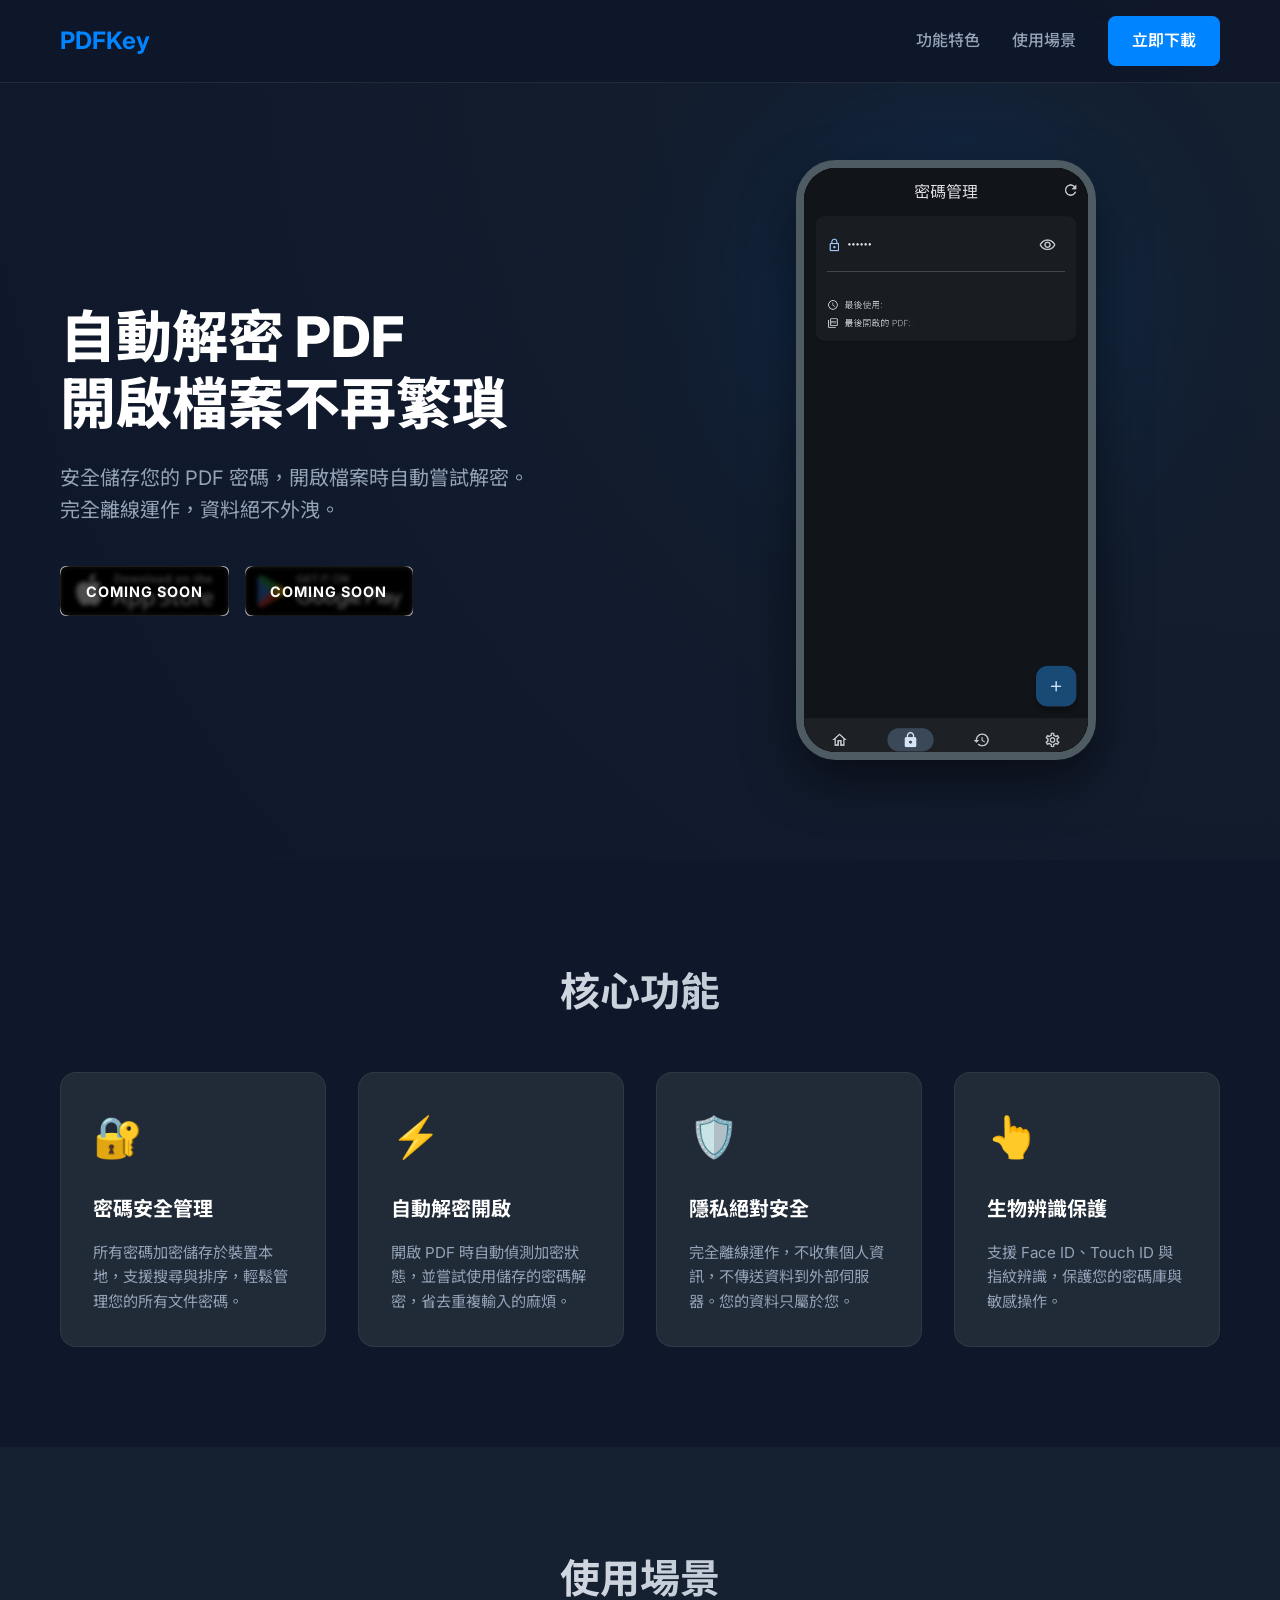
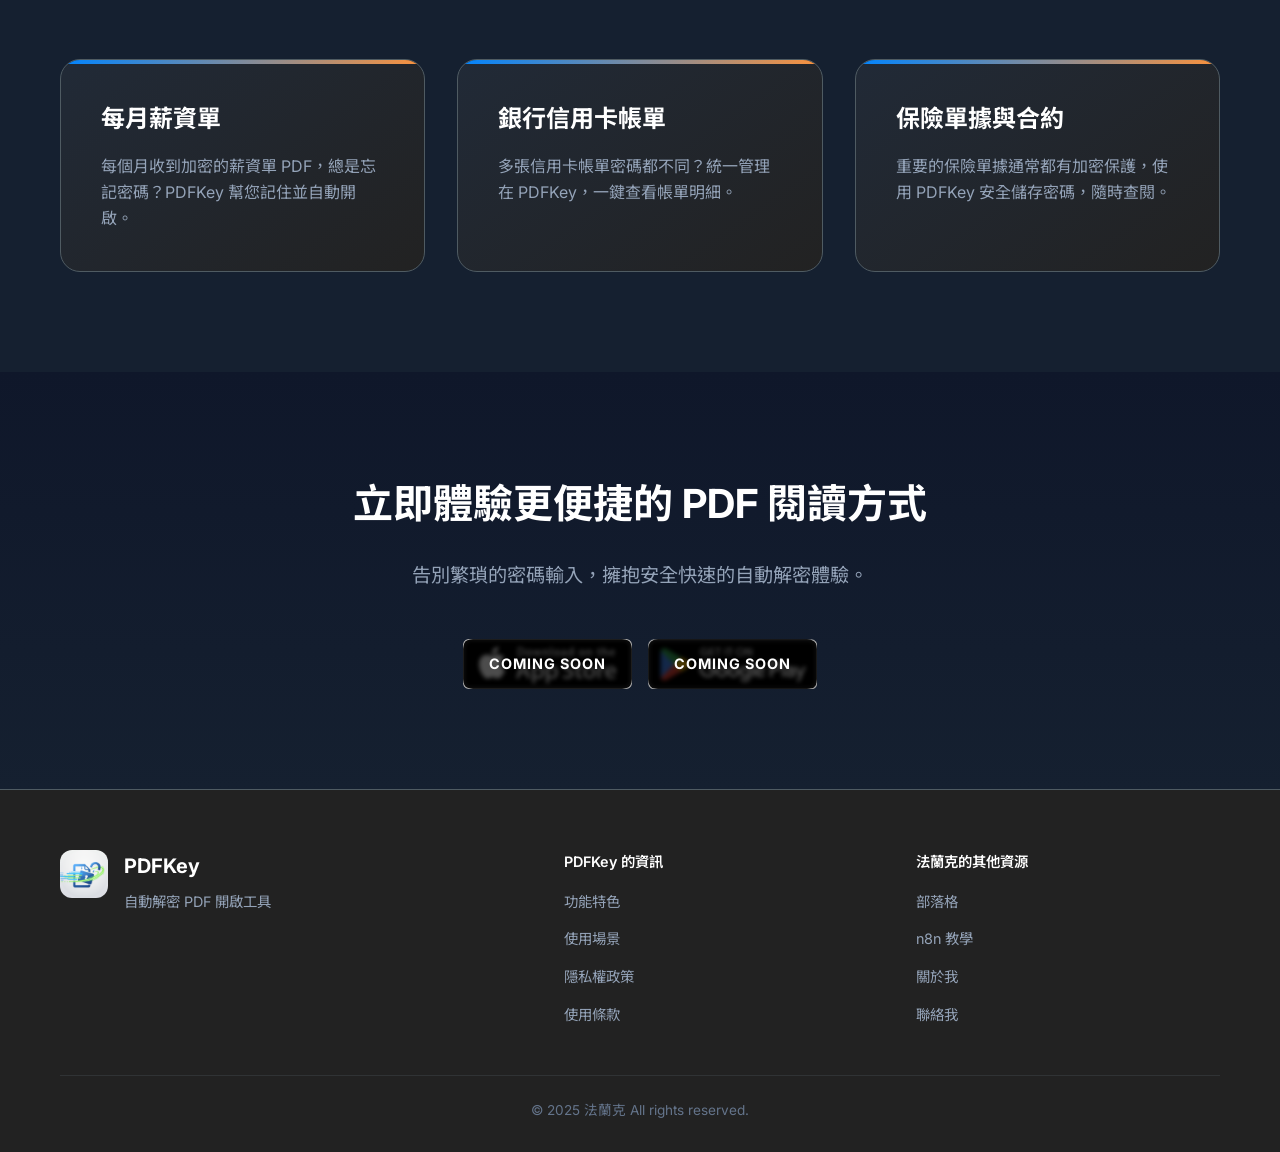
<file: pdfkey/index.html>
<!DOCTYPE html>
<html lang="zh-TW">

<head>
    <meta charset="UTF-8">
    <meta name="viewport" content="width=device-width, initial-scale=1.0">
    <title>PDFKey - 自動解密 PDF 開啟工具 | 安全、快速、離線</title>
    <link rel="icon" href="images/icon.png">
    <meta name="description"
        content="PDFKey 是一個專為自動解密和開啟加密 PDF 檔案設計的 App。安全儲存密碼，自動嘗試解密，完全離線運作，保障您的隱私安全。支援 iOS 與 Android。">
    <meta name="keywords" content="PDF, 解密, 密碼管理, PDF開啟, 加密PDF, 離線工具, iOS, Android, Flutter">
    <meta name="author" content="PDFKey Team">
    <meta name="robots" content="index, follow">

    <!-- Open Graph / Facebook -->
    <meta property="og:type" content="website">
    <meta property="og:url" content="https://pdfkey.frankchen.tw/">
    <meta property="og:title" content="PDFKey - 自動解密 PDF 開啟工具">
    <meta property="og:description" content="安全儲存密碼，一鍵自動解密，完全離線運作。解決您每次打開薪資單、帳單都要輸入密碼的煩惱。">
    <meta property="og:image" content="assets/og-image.jpg">

    <!-- Twitter -->
    <meta property="twitter:card" content="summary_large_image">
    <meta property="twitter:url" content="https://pdfkey.frankchen.tw/">
    <meta property="twitter:title" content="PDFKey - 自動解密 PDF 開啟工具">
    <meta property="twitter:description" content="安全儲存密碼，一鍵自動解密，完全離線運作。解決您每次打開薪資單、帳單都要輸入密碼的煩惱。">
    <meta property="twitter:image" content="assets/og-image.jpg">

    <link rel="stylesheet" href="style.css">

    <!-- Google Fonts -->
    <link rel="preconnect" href="https://fonts.googleapis.com">
    <link rel="preconnect" href="https://fonts.gstatic.com" crossorigin>
    <link
        href="https://fonts.googleapis.com/css2?family=Inter:wght@400;500;600;700&family=Noto+Sans+TC:wght@400;500;700&display=swap"
        rel="stylesheet">

    <!-- Schema.org Structured Data -->
    <script type="application/ld+json">
    {
      "@context": "https://schema.org",
      "@type": "SoftwareApplication",
      "name": "PDFKey",
      "operatingSystem": "iOS, Android",
      "applicationCategory": "UtilitiesApplication",
      "offers": {
        "@type": "Offer",
        "price": "0",
        "priceCurrency": "TWD"
      },
      "description": "PDFKey 是一個專為自動解密和開啟加密 PDF 檔案設計的 App。安全儲存密碼，自動嘗試解密，完全離線運作。",
      "featureList": "自動解密 PDF, 密碼安全儲存, 生物辨識保護, 完全離線運作"
    }
    </script>
</head>

<body>
    <header class="header">
        <div class="container header-container">
            <a href="#" class="logo">PDFKey</a>
            <nav class="nav">
                <ul class="nav-list">
                    <li><a href="#features">功能特色</a></li>
                    <li><a href="#use-cases">使用場景</a></li>
                    <li><a href="#download" class="btn btn-primary nav-btn">立即下載</a></li>
                </ul>
                <button class="mobile-menu-btn" aria-label="Toggle menu">
                    <span></span>
                    <span></span>
                    <span></span>
                </button>
            </nav>
        </div>
    </header>

    <main>
        <section class="hero">
            <div class="container hero-container">
                <div class="hero-content">
                    <h1>自動解密 PDF<br>開啟檔案不再繁瑣</h1>
                    <p class="hero-subtitle">安全儲存您的 PDF 密碼，開啟檔案時自動嘗試解密。<br>完全離線運作，資料絕不外洩。</p>
                    <div class="hero-buttons">
                        <a href="#" class="store-badge coming-soon">
                            <img src="images/app-store-badge.webp" alt="Download on the App Store">
                        </a>
                        <a href="#" class="store-badge coming-soon">
                            <img src="images/google-play-badge.png" alt="Get it on Google Play">
                        </a>
                    </div>
                </div>
                <div class="hero-image">
                    <!-- Placeholder for App Screenshot -->
                    <div class="app-mockup">
                        <div class="mockup-screen">
                            <div class="carousel-container">
                                <img src="images/pdfkey-1-homepage.jpg" alt="PDFKey Homepage"
                                    class="carousel-slide active">
                                <img src="images/pdfkey-2-password.jpg" alt="PDFKey Password Management"
                                    class="carousel-slide">
                                <img src="images/pdfkey-3-history.jpg" alt="PDFKey History" class="carousel-slide">
                                <img src="images/pdfkey-4-settings.jpg" alt="PDFKey Settings" class="carousel-slide">
                            </div>
                        </div>
                    </div>
                </div>
            </div>
        </section>

        <section id="features" class="features">
            <div class="container">
                <h2 class="section-title">核心功能</h2>
                <div class="features-grid">
                    <div class="feature-card">
                        <div class="feature-icon">🔐</div>
                        <h3>密碼安全管理</h3>
                        <p>所有密碼加密儲存於裝置本地，支援搜尋與排序，輕鬆管理您的所有文件密碼。</p>
                    </div>
                    <div class="feature-card">
                        <div class="feature-icon">⚡️</div>
                        <h3>自動解密開啟</h3>
                        <p>開啟 PDF 時自動偵測加密狀態，並嘗試使用儲存的密碼解密，省去重複輸入的麻煩。</p>
                    </div>
                    <div class="feature-card">
                        <div class="feature-icon">🛡️</div>
                        <h3>隱私絕對安全</h3>
                        <p>完全離線運作，不收集個人資訊，不傳送資料到外部伺服器。您的資料只屬於您。</p>
                    </div>
                    <div class="feature-card">
                        <div class="feature-icon">👆</div>
                        <h3>生物辨識保護</h3>
                        <p>支援 Face ID、Touch ID 與指紋辨識，保護您的密碼庫與敏感操作。</p>
                    </div>
                </div>
            </div>
        </section>

        <section id="use-cases" class="use-cases">
            <div class="container">
                <h2 class="section-title">使用場景</h2>
                <div class="use-cases-grid">
                    <div class="use-case-item">
                        <div class="use-case-content">
                            <h3>每月薪資單</h3>
                            <p>每個月收到加密的薪資單 PDF，總是忘記密碼？PDFKey 幫您記住並自動開啟。</p>
                        </div>
                    </div>
                    <div class="use-case-item">
                        <div class="use-case-content">
                            <h3>銀行信用卡帳單</h3>
                            <p>多張信用卡帳單密碼都不同？統一管理在 PDFKey，一鍵查看帳單明細。</p>
                        </div>
                    </div>
                    <div class="use-case-item">
                        <div class="use-case-content">
                            <h3>保險單據與合約</h3>
                            <p>重要的保險單據通常都有加密保護，使用 PDFKey 安全儲存密碼，隨時查閱。</p>
                        </div>
                    </div>
                </div>
            </div>
        </section>

        <section id="download" class="cta">
            <div class="container">
                <h2>立即體驗更便捷的 PDF 閱讀方式</h2>
                <p>告別繁瑣的密碼輸入，擁抱安全快速的自動解密體驗。</p>
                <div class="hero-buttons">
                    <a href="#" class="store-badge coming-soon">
                        <img src="images/app-store-badge.webp" alt="Download on the App Store">
                    </a>
                    <a href="#" class="store-badge coming-soon">
                        <img src="images/google-play-badge.png" alt="Get it on Google Play">
                    </a>
                </div>
            </div>
        </section>
    </main>

    <footer class="footer">
        <div class="container">
            <div class="footer-grid">
                <!-- 左欄：品牌資訊 -->
                <div class="footer-brand">
                    <div class="footer-logo">
                        <img src="images/icon.png" alt="PDFKey Logo" class="footer-logo-img">
                    </div>
                    <div class="footer-brand-content">
                        <h3 class="footer-title">PDFKey</h3>
                        <p class="footer-slogan">自動解密 PDF 開啟工具</p>
                    </div>
                </div>

                <!-- 中欄：產品資訊 -->
                <div class="footer-links">
                    <h4 class="footer-links-title">PDFKey 的資訊</h4>
                    <ul class="footer-links-list">
                        <li><a href="#features">功能特色</a></li>
                        <li><a href="#use-cases">使用場景</a></li>
                        <li><a href="privacy.html">隱私權政策</a></li>
                        <li><a href="terms.html">使用條款</a></li>
                    </ul>
                </div>

                <!-- 右欄：法蘭克的其他資源 -->
                <div class="footer-links">
                    <h4 class="footer-links-title">法蘭克的其他資源</h4>
                    <ul class="footer-links-list">
                        <li><a href="https://www.frankchen.tw/" target="_blank" rel="noopener noreferrer">部落格</a></li>
                        <li><a href="https://www.frankchen.tw/n8n-resources/" target="_blank"
                                rel="noopener noreferrer">n8n 教學</a></li>
                        <li><a href="https://www.frankchen.tw/personal/" target="_blank"
                                rel="noopener noreferrer">關於我</a>
                        </li>
                        <li><a href="https://www.frankchen.tw/contact-frank/" target="_blank"
                                rel="noopener noreferrer">聯絡我</a></li>
                    </ul>
                </div>
            </div>

            <!-- 底部版權 -->
            <div class="footer-bottom">
                <p class="footer-copyright">© 2025 法蘭克 All rights reserved.</p>
            </div>
        </div>
    </footer>

    <script src="script.js"></script>
</body>

</html>
</file>
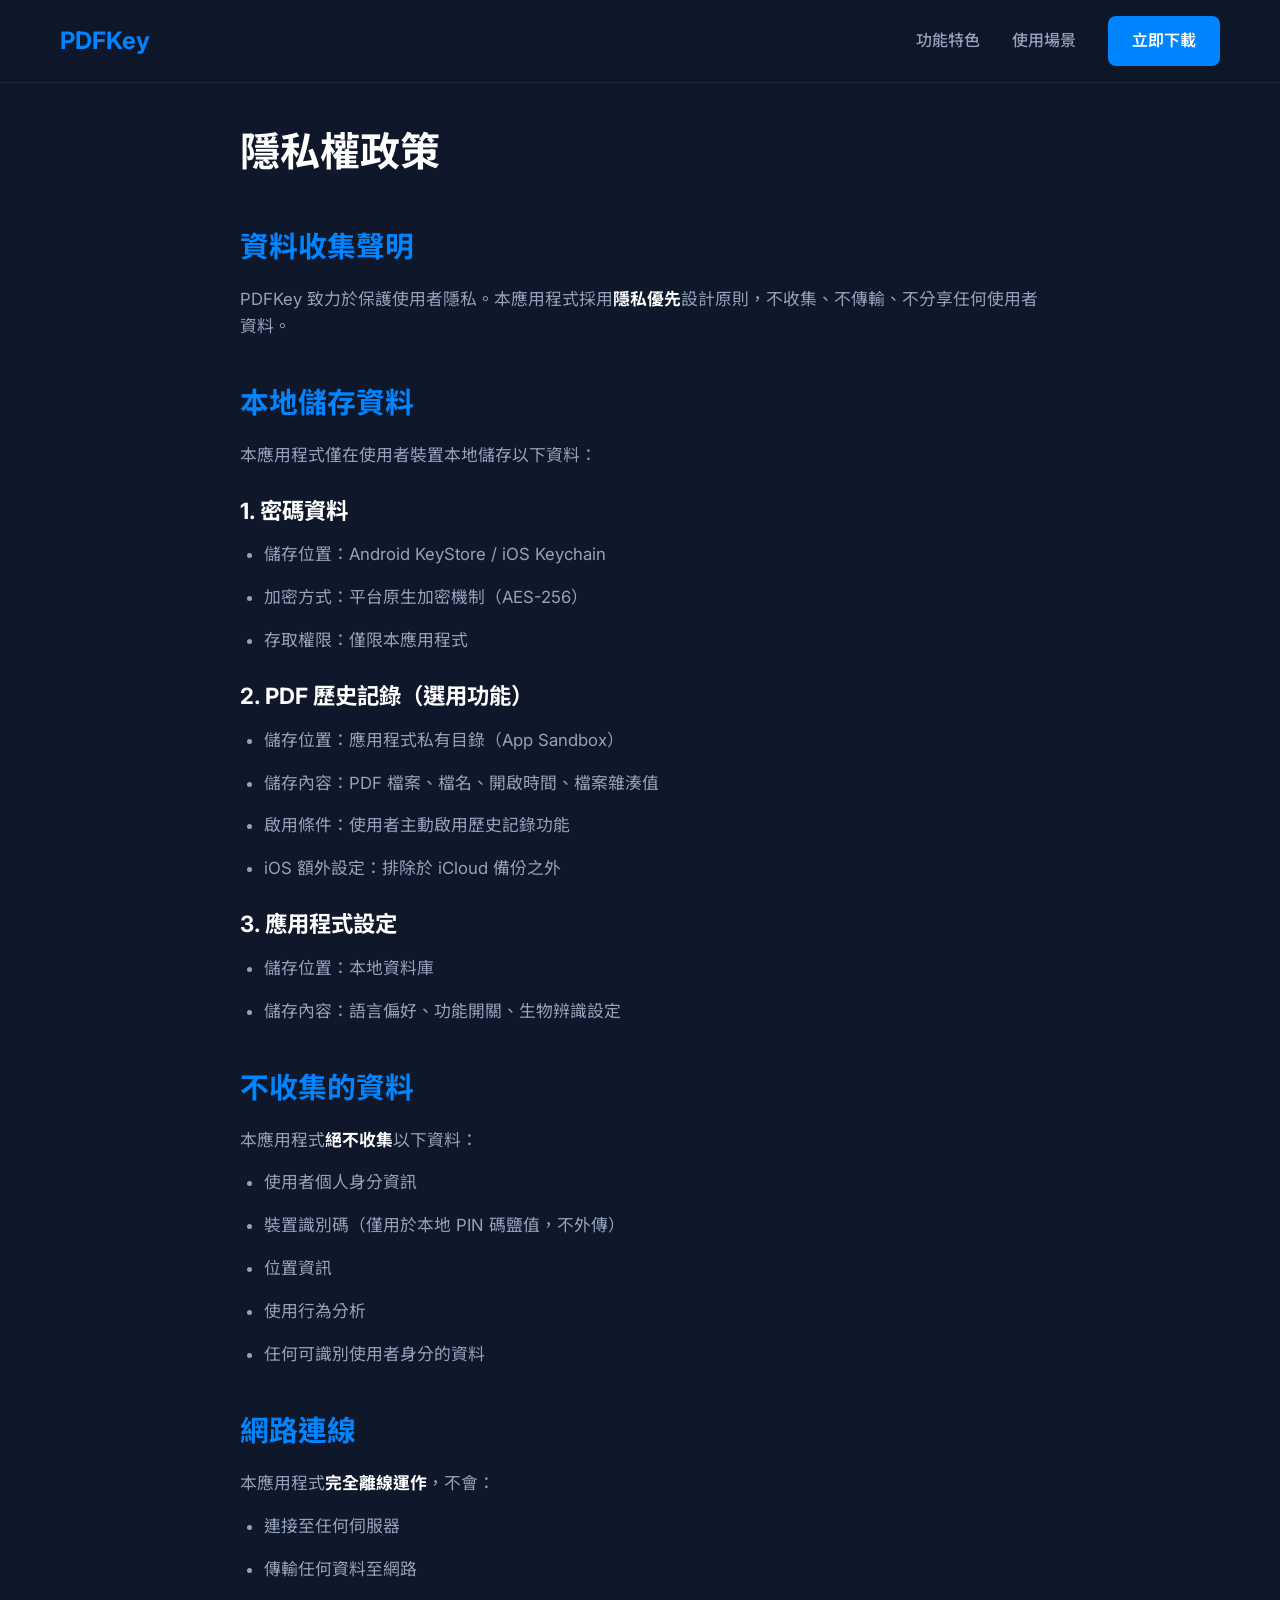
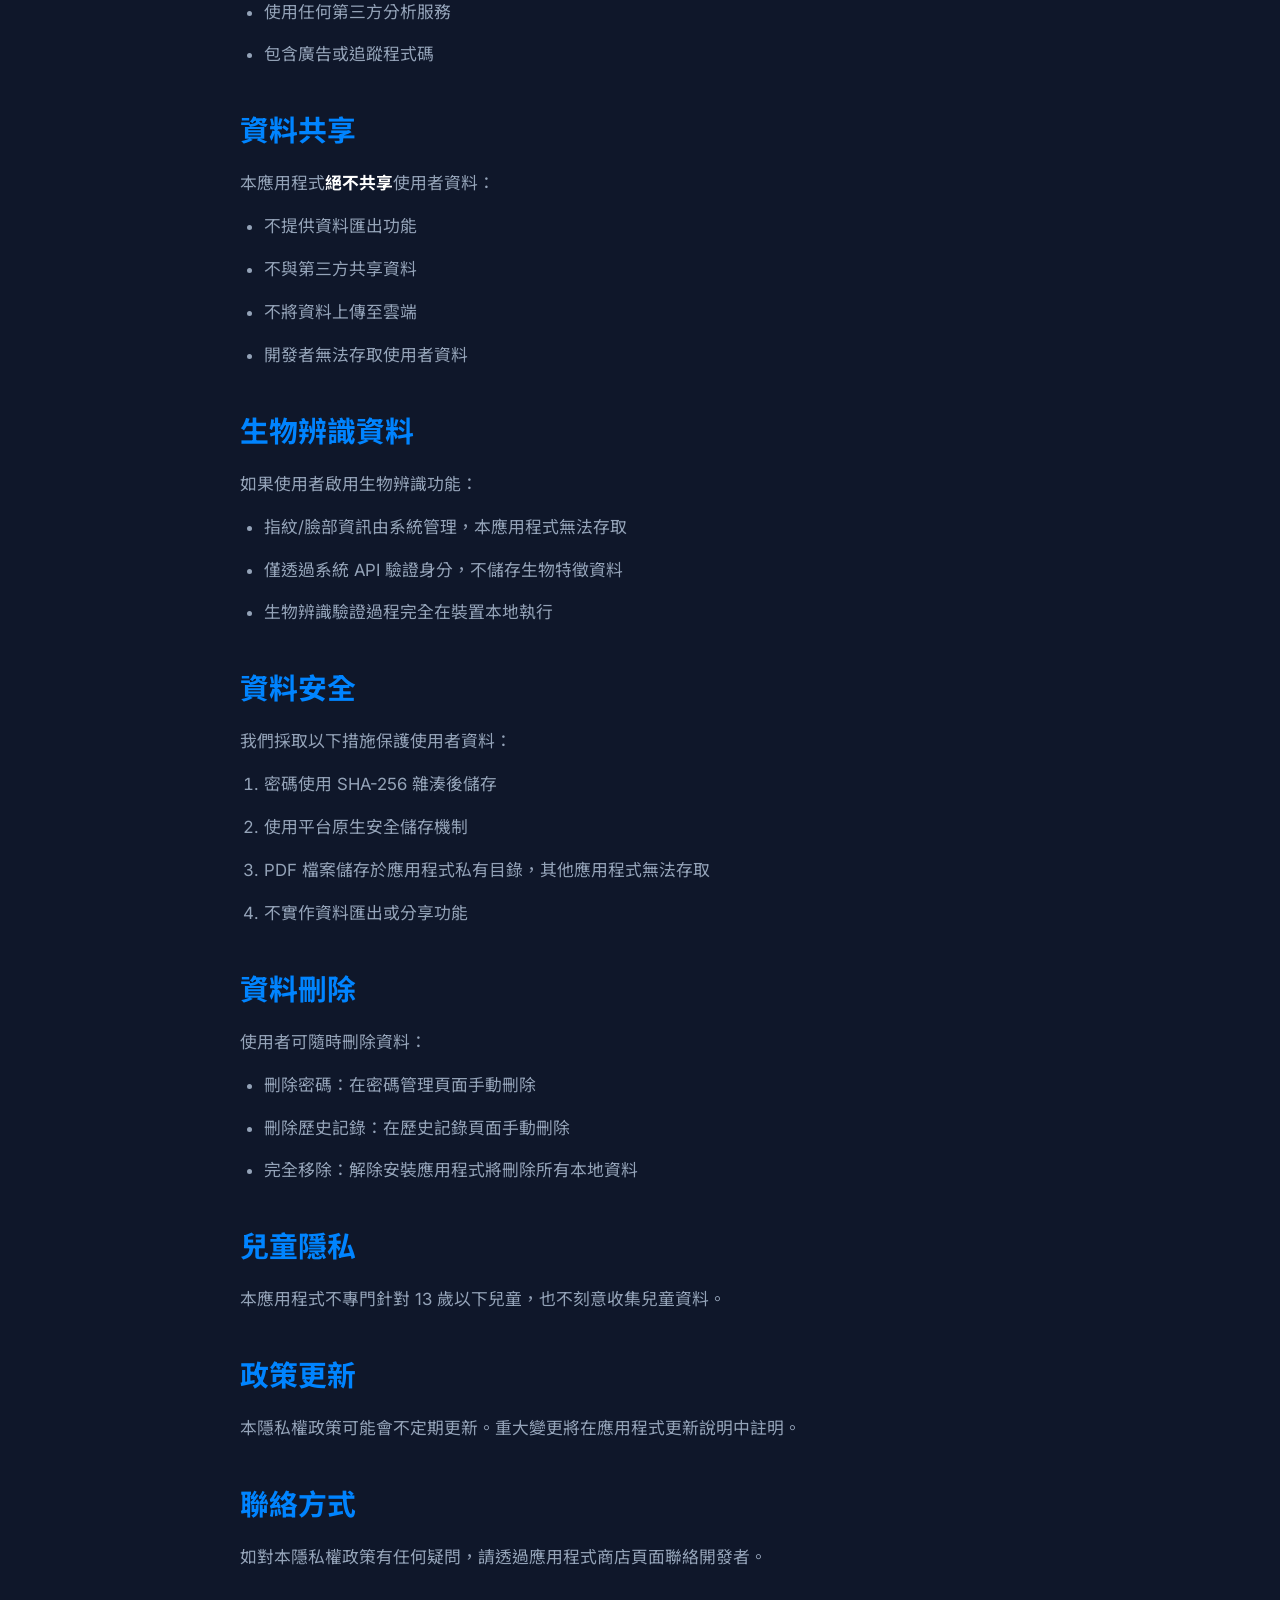
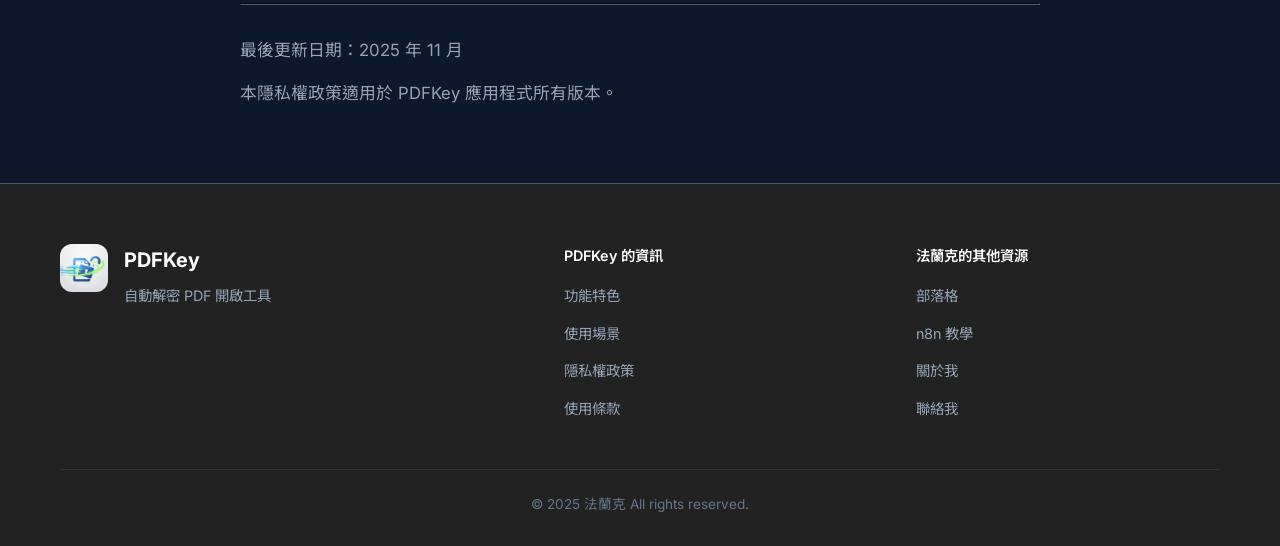
<file: pdfkey/privacy.html>
<!DOCTYPE html>
<html lang="zh-TW">

<head>
    <meta charset="UTF-8">
    <meta name="viewport" content="width=device-width, initial-scale=1.0">
    <title>隱私權政策 - PDFKey</title>
    <link rel="icon" href="images/icon.png">
    <link rel="stylesheet" href="style.css">
    <link rel="preconnect" href="https://fonts.googleapis.com">
    <link rel="preconnect" href="https://fonts.gstatic.com" crossorigin>
    <link
        href="https://fonts.googleapis.com/css2?family=Inter:wght@400;500;600;700&family=Noto+Sans+TC:wght@400;500;700&display=swap"
        rel="stylesheet">
    <style>
        .legal-content {
            padding: 120px 0 60px;
            max-width: 800px;
            margin: 0 auto;
        }

        .legal-content h1 {
            font-size: 2.5rem;
            margin-bottom: 2rem;
            color: var(--text-main);
        }

        .legal-content h2 {
            font-size: 1.8rem;
            margin-top: 2.5rem;
            margin-bottom: 1rem;
            color: var(--accent-1);
        }

        .legal-content h3 {
            font-size: 1.4rem;
            margin-top: 1.5rem;
            margin-bottom: 0.8rem;
            color: var(--text-main);
        }

        .legal-content p,
        .legal-content li {
            color: var(--text-muted);
            margin-bottom: 1rem;
            font-size: 1.05rem;
        }

        .legal-content ul {
            list-style: disc;
            padding-left: 1.5rem;
            margin-bottom: 1.5rem;
        }

        .legal-content strong {
            color: var(--text-main);
        }
    </style>
</head>

<body>
    <header class="header">
        <div class="container header-container">
            <a href="index.html" class="logo">PDFKey</a>
            <nav class="nav">
                <ul class="nav-list">
                    <li><a href="index.html#features">功能特色</a></li>
                    <li><a href="index.html#use-cases">使用場景</a></li>
                    <li><a href="index.html#download" class="btn btn-primary nav-btn">立即下載</a></li>
                </ul>
            </nav>
        </div>
    </header>

    <main>
        <article class="container legal-content">
            <h1>隱私權政策</h1>

            <h2>資料收集聲明</h2>
            <p>PDFKey 致力於保護使用者隱私。本應用程式採用<strong>隱私優先</strong>設計原則，不收集、不傳輸、不分享任何使用者資料。</p>

            <h2>本地儲存資料</h2>
            <p>本應用程式僅在使用者裝置本地儲存以下資料：</p>

            <h3>1. 密碼資料</h3>
            <ul>
                <li>儲存位置：Android KeyStore / iOS Keychain</li>
                <li>加密方式：平台原生加密機制（AES-256）</li>
                <li>存取權限：僅限本應用程式</li>
            </ul>

            <h3>2. PDF 歷史記錄（選用功能）</h3>
            <ul>
                <li>儲存位置：應用程式私有目錄（App Sandbox）</li>
                <li>儲存內容：PDF 檔案、檔名、開啟時間、檔案雜湊值</li>
                <li>啟用條件：使用者主動啟用歷史記錄功能</li>
                <li>iOS 額外設定：排除於 iCloud 備份之外</li>
            </ul>

            <h3>3. 應用程式設定</h3>
            <ul>
                <li>儲存位置：本地資料庫</li>
                <li>儲存內容：語言偏好、功能開關、生物辨識設定</li>
            </ul>

            <h2>不收集的資料</h2>
            <p>本應用程式<strong>絕不收集</strong>以下資料：</p>
            <ul>
                <li>使用者個人身分資訊</li>
                <li>裝置識別碼（僅用於本地 PIN 碼鹽值，不外傳）</li>
                <li>位置資訊</li>
                <li>使用行為分析</li>
                <li>任何可識別使用者身分的資料</li>
            </ul>

            <h2>網路連線</h2>
            <p>本應用程式<strong>完全離線運作</strong>，不會：</p>
            <ul>
                <li>連接至任何伺服器</li>
                <li>傳輸任何資料至網路</li>
                <li>使用任何第三方分析服務</li>
                <li>包含廣告或追蹤程式碼</li>
            </ul>

            <h2>資料共享</h2>
            <p>本應用程式<strong>絕不共享</strong>使用者資料：</p>
            <ul>
                <li>不提供資料匯出功能</li>
                <li>不與第三方共享資料</li>
                <li>不將資料上傳至雲端</li>
                <li>開發者無法存取使用者資料</li>
            </ul>

            <h2>生物辨識資料</h2>
            <p>如果使用者啟用生物辨識功能：</p>
            <ul>
                <li>指紋/臉部資訊由系統管理，本應用程式無法存取</li>
                <li>僅透過系統 API 驗證身分，不儲存生物特徵資料</li>
                <li>生物辨識驗證過程完全在裝置本地執行</li>
            </ul>

            <h2>資料安全</h2>
            <p>我們採取以下措施保護使用者資料：</p>
            <ol style="padding-left: 1.5rem; margin-bottom: 1.5rem; color: var(--text-muted);">
                <li>密碼使用 SHA-256 雜湊後儲存</li>
                <li>使用平台原生安全儲存機制</li>
                <li>PDF 檔案儲存於應用程式私有目錄，其他應用程式無法存取</li>
                <li>不實作資料匯出或分享功能</li>
            </ol>

            <h2>資料刪除</h2>
            <p>使用者可隨時刪除資料：</p>
            <ul>
                <li>刪除密碼：在密碼管理頁面手動刪除</li>
                <li>刪除歷史記錄：在歷史記錄頁面手動刪除</li>
                <li>完全移除：解除安裝應用程式將刪除所有本地資料</li>
            </ul>

            <h2>兒童隱私</h2>
            <p>本應用程式不專門針對 13 歲以下兒童，也不刻意收集兒童資料。</p>

            <h2>政策更新</h2>
            <p>本隱私權政策可能會不定期更新。重大變更將在應用程式更新說明中註明。</p>

            <h2>聯絡方式</h2>
            <p>如對本隱私權政策有任何疑問，請透過應用程式商店頁面聯絡開發者。</p>

            <hr style="border-color: var(--border); margin: 2rem 0;">
            <p>最後更新日期：2025 年 11 月</p>
            <p>本隱私權政策適用於 PDFKey 應用程式所有版本。</p>
        </article>
    </main>

    <footer class="footer">
        <div class="container">
            <div class="footer-grid">
                <!-- 左欄：品牌資訊 -->
                <div class="footer-brand">
                    <div class="footer-logo">
                        <img src="images/icon.png" alt="PDFKey Logo" class="footer-logo-img">
                    </div>
                    <div class="footer-brand-content">
                        <h3 class="footer-title">PDFKey</h3>
                        <p class="footer-slogan">自動解密 PDF 開啟工具</p>
                    </div>
                </div>

                <!-- 中欄：產品資訊 -->
                <div class="footer-links">
                    <h4 class="footer-links-title">PDFKey 的資訊</h4>
                    <ul class="footer-links-list">
                        <li><a href="index.html#features">功能特色</a></li>
                        <li><a href="index.html#use-cases">使用場景</a></li>
                        <li><a href="privacy.html">隱私權政策</a></li>
                        <li><a href="terms.html">使用條款</a></li>
                    </ul>
                </div>

                <!-- 右欄：法蘭克的其他資源 -->
                <div class="footer-links">
                    <h4 class="footer-links-title">法蘭克的其他資源</h4>
                    <ul class="footer-links-list">
                        <li><a href="https://www.frankchen.tw/" target="_blank" rel="noopener noreferrer">部落格</a></li>
                        <li><a href="https://www.frankchen.tw/n8n-resources/" target="_blank" rel="noopener noreferrer">n8n 教學</a></li>
                        <li><a href="https://www.frankchen.tw/personal/" target="_blank" rel="noopener noreferrer">關於我</a></li>
                        <li><a href="https://www.frankchen.tw/contact-frank/" target="_blank" rel="noopener noreferrer">聯絡我</a></li>
                    </ul>
                </div>
            </div>

            <!-- 底部版權 -->
            <div class="footer-bottom">
                <p class="footer-copyright">© 2025 法蘭克 All rights reserved.</p>
            </div>
        </div>
    </footer>
</body>

</html>
</file>
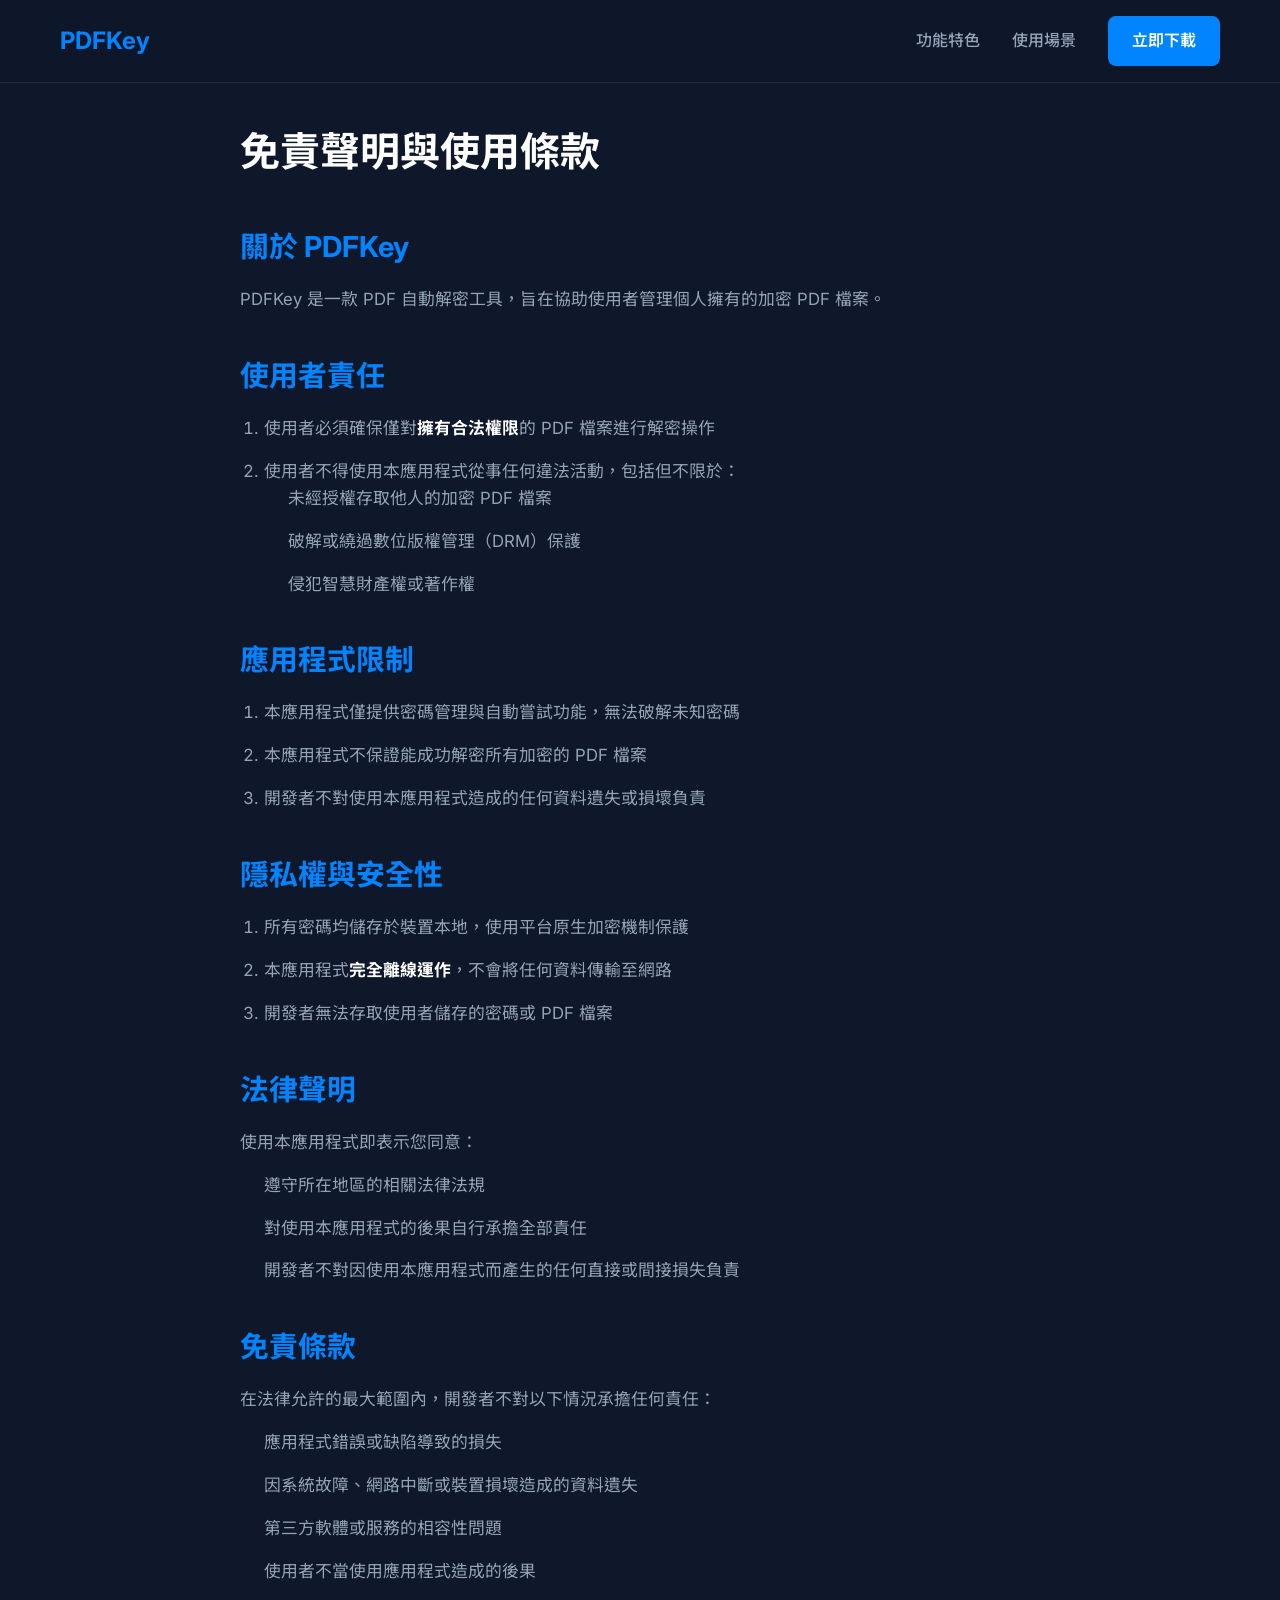
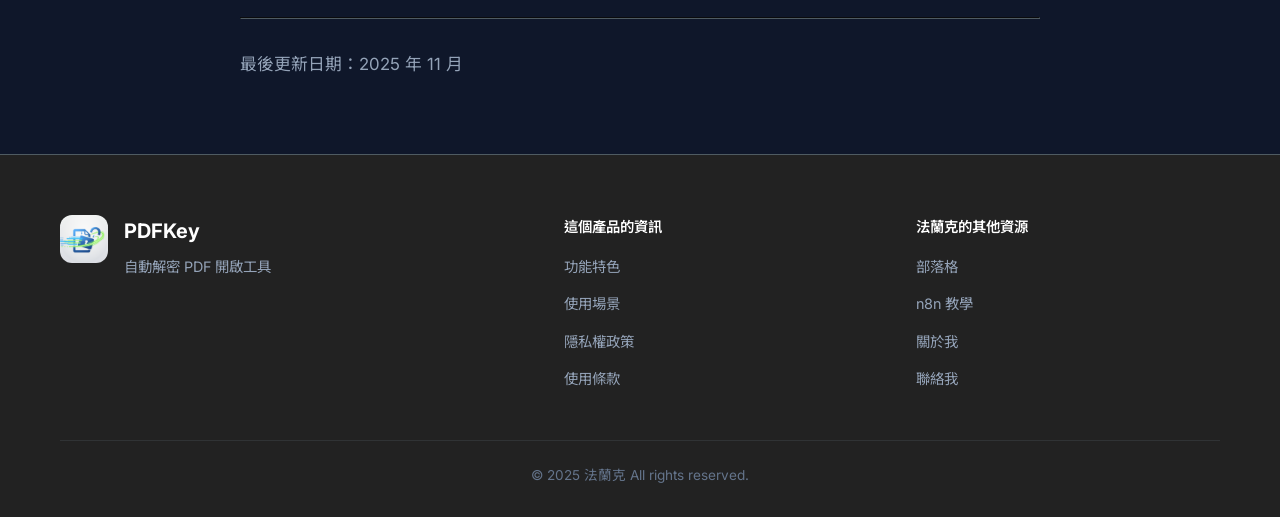
<file: pdfkey/terms.html>
<!DOCTYPE html>
<html lang="zh-TW">

<head>
    <meta charset="UTF-8">
    <meta name="viewport" content="width=device-width, initial-scale=1.0">
    <title>使用條款 - PDFKey</title>
    <link rel="icon" href="images/icon.png">
    <link rel="stylesheet" href="style.css">
    <link rel="preconnect" href="https://fonts.googleapis.com">
    <link rel="preconnect" href="https://fonts.gstatic.com" crossorigin>
    <link
        href="https://fonts.googleapis.com/css2?family=Inter:wght@400;500;600;700&family=Noto+Sans+TC:wght@400;500;700&display=swap"
        rel="stylesheet">
    <style>
        .legal-content {
            padding: 120px 0 60px;
            max-width: 800px;
            margin: 0 auto;
        }

        .legal-content h1 {
            font-size: 2.5rem;
            margin-bottom: 2rem;
            color: var(--text-main);
        }

        .legal-content h2 {
            font-size: 1.8rem;
            margin-top: 2.5rem;
            margin-bottom: 1rem;
            color: var(--accent-1);
        }

        .legal-content h3 {
            font-size: 1.4rem;
            margin-top: 1.5rem;
            margin-bottom: 0.8rem;
            color: var(--text-main);
        }

        .legal-content p,
        .legal-content li {
            color: var(--text-muted);
            margin-bottom: 1rem;
            font-size: 1.05rem;
        }

        .legal-content ul,
        .legal-content ol {
            padding-left: 1.5rem;
            margin-bottom: 1.5rem;
        }

        .legal-content strong {
            color: var(--text-main);
        }
    </style>
</head>

<body>
    <header class="header">
        <div class="container header-container">
            <a href="index.html" class="logo">PDFKey</a>
            <nav class="nav">
                <ul class="nav-list">
                    <li><a href="index.html#features">功能特色</a></li>
                    <li><a href="index.html#use-cases">使用場景</a></li>
                    <li><a href="index.html#download" class="btn btn-primary nav-btn">立即下載</a></li>
                </ul>
            </nav>
        </div>
    </header>

    <main>
        <article class="container legal-content">
            <h1>免責聲明與使用條款</h1>

            <h2>關於 PDFKey</h2>
            <p>PDFKey 是一款 PDF 自動解密工具，旨在協助使用者管理個人擁有的加密 PDF 檔案。</p>

            <h2>使用者責任</h2>
            <ol>
                <li>使用者必須確保僅對<strong>擁有合法權限</strong>的 PDF 檔案進行解密操作</li>
                <li>使用者不得使用本應用程式從事任何違法活動，包括但不限於：
                    <ul>
                        <li>未經授權存取他人的加密 PDF 檔案</li>
                        <li>破解或繞過數位版權管理（DRM）保護</li>
                        <li>侵犯智慧財產權或著作權</li>
                    </ul>
                </li>
            </ol>

            <h2>應用程式限制</h2>
            <ol>
                <li>本應用程式僅提供密碼管理與自動嘗試功能，無法破解未知密碼</li>
                <li>本應用程式不保證能成功解密所有加密的 PDF 檔案</li>
                <li>開發者不對使用本應用程式造成的任何資料遺失或損壞負責</li>
            </ol>

            <h2>隱私權與安全性</h2>
            <ol>
                <li>所有密碼均儲存於裝置本地，使用平台原生加密機制保護</li>
                <li>本應用程式<strong>完全離線運作</strong>，不會將任何資料傳輸至網路</li>
                <li>開發者無法存取使用者儲存的密碼或 PDF 檔案</li>
            </ol>

            <h2>法律聲明</h2>
            <p>使用本應用程式即表示您同意：</p>
            <ul>
                <li>遵守所在地區的相關法律法規</li>
                <li>對使用本應用程式的後果自行承擔全部責任</li>
                <li>開發者不對因使用本應用程式而產生的任何直接或間接損失負責</li>
            </ul>

            <h2>免責條款</h2>
            <p>在法律允許的最大範圍內，開發者不對以下情況承擔任何責任：</p>
            <ul>
                <li>應用程式錯誤或缺陷導致的損失</li>
                <li>因系統故障、網路中斷或裝置損壞造成的資料遺失</li>
                <li>第三方軟體或服務的相容性問題</li>
                <li>使用者不當使用應用程式造成的後果</li>
            </ul>

            <hr style="border-color: var(--border); margin: 2rem 0;">
            <p>最後更新日期：2025 年 11 月</p>
        </article>
    </main>

    <footer class="footer">
        <div class="container">
            <div class="footer-grid">
                <!-- 左欄：品牌資訊 -->
                <div class="footer-brand">
                    <div class="footer-logo">
                        <img src="images/icon.png" alt="PDFKey Logo" class="footer-logo-img">
                    </div>
                    <div class="footer-brand-content">
                        <h3 class="footer-title">PDFKey</h3>
                        <p class="footer-slogan">自動解密 PDF 開啟工具</p>
                    </div>
                </div>

                <!-- 中欄：產品資訊 -->
                <div class="footer-links">
                    <h4 class="footer-links-title">這個產品的資訊</h4>
                    <ul class="footer-links-list">
                        <li><a href="index.html#features">功能特色</a></li>
                        <li><a href="index.html#use-cases">使用場景</a></li>
                        <li><a href="privacy.html">隱私權政策</a></li>
                        <li><a href="terms.html">使用條款</a></li>
                    </ul>
                </div>

                <!-- 右欄：法蘭克的其他資源 -->
                <div class="footer-links">
                    <h4 class="footer-links-title">法蘭克的其他資源</h4>
                    <ul class="footer-links-list">
                        <li><a href="https://www.frankchen.tw/" target="_blank" rel="noopener noreferrer">部落格</a></li>
                        <li><a href="https://www.frankchen.tw/category/n8n/" target="_blank" rel="noopener noreferrer">n8n 教學</a></li>
                        <li><a href="https://www.frankchen.tw/personal/" target="_blank" rel="noopener noreferrer">關於我</a></li>
                        <li><a href="https://www.frankchen.tw/contact-frank/" target="_blank" rel="noopener noreferrer">聯絡我</a></li>
                    </ul>
                </div>
            </div>

            <!-- 底部版權 -->
            <div class="footer-bottom">
                <p class="footer-copyright">© 2025 法蘭克 All rights reserved.</p>
            </div>
        </div>
    </footer>
</body>

</html>
</file>
<file: pdfkey/style.css>
:root {
    --primary: #0f172a;
    --secondary-1: #212a37;
    --secondary-2: #222222;
    --secondary-3: #152030;
    --border: #4f5b62;
    --accent-1: #0084ff;
    --accent-2: #0177e3;
    --accent-3: #fb923c;
    --text-main: #ffffff;
    --text-muted: #94a3b8;
    --font-main: 'Inter', 'Noto Sans TC', sans-serif;
}

* {
    margin: 0;
    padding: 0;
    box-sizing: border-box;
}

body {
    font-family: var(--font-main);
    background-color: var(--primary);
    color: var(--text-main);
    line-height: 1.6;
    overflow-x: hidden;
}

a {
    text-decoration: none;
    color: inherit;
    transition: color 0.3s ease;
}

ul {
    list-style: none;
}

/* Utilities */
.container {
    max-width: 1200px;
    margin: 0 auto;
    padding: 0 20px;
}

.btn {
    display: inline-block;
    padding: 12px 24px;
    border-radius: 8px;
    font-weight: 600;
    cursor: pointer;
    transition: all 0.3s ease;
}

.btn-primary {
    background-color: var(--accent-1);
    color: white;
}

.btn-primary:hover {
    background-color: var(--accent-2);
    transform: translateY(-2px);
}

.section-title {
    font-size: 2.5rem;
    font-weight: 700;
    text-align: center;
    margin-bottom: 3rem;
    background: linear-gradient(to right, #fff, #94a3b8);
    -webkit-background-clip: text;
    -webkit-text-fill-color: transparent;
}

/* Header */
.header {
    position: fixed;
    top: 0;
    left: 0;
    width: 100%;
    background-color: rgba(15, 23, 42, 0.9);
    backdrop-filter: blur(10px);
    z-index: 1000;
    border-bottom: 1px solid rgba(79, 91, 98, 0.3);
    padding: 1rem 0;
}

.header-container {
    display: flex;
    justify-content: space-between;
    align-items: center;
}

.logo {
    font-size: 1.5rem;
    font-weight: 700;
    color: var(--accent-1);
}

.nav-list {
    display: flex;
    align-items: center;
    gap: 2rem;
}

.nav-list a:not(.btn) {
    color: var(--text-muted);
    font-weight: 500;
}

.nav-list a:not(.btn):hover {
    color: var(--text-main);
}

.mobile-menu-btn {
    display: none;
    background: none;
    border: none;
    cursor: pointer;
    flex-direction: column;
    gap: 6px;
}

.mobile-menu-btn span {
    display: block;
    width: 25px;
    height: 2px;
    background-color: var(--text-main);
    transition: 0.3s;
}

/* Hero Section */
.hero {
    padding: 160px 0 100px;
    background: radial-gradient(circle at top right, var(--secondary-3), var(--primary));
    overflow: hidden;
}

.hero-container {
    display: flex;
    align-items: center;
    gap: 4rem;
}

.hero-content {
    flex: 1;
}

.hero h1 {
    font-size: 3.5rem;
    line-height: 1.2;
    margin-bottom: 1.5rem;
    font-weight: 800;
}

.hero-subtitle {
    font-size: 1.25rem;
    color: var(--text-muted);
    margin-bottom: 2.5rem;
}

.hero-buttons {
    display: flex;
    gap: 1rem;
    flex-wrap: wrap;
}

.store-badge {
    display: inline-flex;
    align-items: center;
    transition: transform 0.3s ease;
}

.store-badge img {
    height: 50px;
    width: auto;
    display: block;
}

.store-badge:hover {
    transform: translateY(-2px);
    opacity: 0.9;
}

.store-badge.coming-soon {
    position: relative;
    cursor: default;
    pointer-events: none;
}

.store-badge.coming-soon::after {
    content: 'Coming Soon';
    position: absolute;
    top: 0;
    left: 0;
    width: 100%;
    height: 100%;
    background-color: rgba(0, 0, 0, 0.7);
    color: #fff;
    display: flex;
    align-items: center;
    justify-content: center;
    font-weight: 700;
    font-size: 0.9rem;
    border-radius: 10px;
    backdrop-filter: blur(2px);
    text-transform: uppercase;
    letter-spacing: 1px;
}

.hero-image {
    flex: 1;
    display: flex;
    justify-content: center;
    position: relative;
}

.hero-image::before {
    content: '';
    position: absolute;
    width: 300px;
    height: 300px;
    background: var(--accent-1);
    filter: blur(100px);
    opacity: 0.2;
    z-index: -1;
    border-radius: 50%;
}

.app-mockup {
    width: 300px;
    height: 600px;
    background-color: var(--secondary-2);
    border-radius: 40px;
    border: 8px solid var(--border);
    position: relative;
    box-shadow: 0 20px 50px rgba(0, 0, 0, 0.5);
    overflow: hidden;
}

.mockup-screen {
    width: 100%;
    height: 100%;
    background-color: #000;
    overflow: hidden;
    position: relative;
}

.carousel-container {
    width: 100%;
    height: 100%;
    position: relative;
}

.carousel-slide {
    position: absolute;
    top: 0;
    left: 0;
    width: 100%;
    height: 100%;
    object-fit: cover;
    opacity: 0;
    transition: opacity 1s ease-in-out;
}

.carousel-slide.active {
    opacity: 1;
}

/* Features Section */
.features {
    padding: 100px 0;
    background-color: var(--primary);
}

.features-grid {
    display: grid;
    grid-template-columns: repeat(auto-fit, minmax(250px, 1fr));
    gap: 2rem;
}

.feature-card {
    background-color: var(--secondary-1);
    padding: 2rem;
    border-radius: 16px;
    border: 1px solid rgba(79, 91, 98, 0.3);
    transition: transform 0.3s ease;
}

.feature-card:hover {
    transform: translateY(-5px);
    border-color: var(--accent-1);
}

.feature-icon {
    font-size: 2.5rem;
    margin-bottom: 1.5rem;
}

.feature-card h3 {
    font-size: 1.25rem;
    margin-bottom: 1rem;
    color: var(--text-main);
}

.feature-card p {
    color: var(--text-muted);
    font-size: 0.95rem;
}

/* Use Cases Section */
.use-cases {
    padding: 100px 0;
    background-color: var(--secondary-3);
}

.use-cases-grid {
    display: grid;
    grid-template-columns: repeat(auto-fit, minmax(300px, 1fr));
    gap: 2rem;
}

.use-case-item {
    background: linear-gradient(145deg, var(--secondary-1), var(--secondary-2));
    padding: 2.5rem;
    border-radius: 20px;
    border: 1px solid var(--border);
    position: relative;
    overflow: hidden;
}

.use-case-item::before {
    content: '';
    position: absolute;
    top: 0;
    left: 0;
    width: 100%;
    height: 4px;
    background: linear-gradient(90deg, var(--accent-1), var(--accent-3));
}

.use-case-content h3 {
    font-size: 1.5rem;
    margin-bottom: 1rem;
    color: var(--text-main);
}

.use-case-content p {
    color: var(--text-muted);
}

/* CTA Section */
.cta {
    padding: 100px 0;
    text-align: center;
    background: linear-gradient(180deg, var(--primary) 0%, var(--secondary-3) 100%);
}

.cta h2 {
    font-size: 2.5rem;
    margin-bottom: 1.5rem;
}

.cta p {
    color: var(--text-muted);
    margin-bottom: 3rem;
    font-size: 1.2rem;
}

.cta .hero-buttons {
    justify-content: center;
}

/* Footer */
.footer {
    padding: 60px 0 30px;
    background-color: var(--secondary-2);
    border-top: 1px solid var(--border);
}

.footer-grid {
    display: grid;
    grid-template-columns: 1.5fr 1fr 1fr;
    gap: 3rem;
    margin-bottom: 3rem;
}

/* 左欄品牌區塊 */
.footer-brand {
    display: flex;
    align-items: flex-start;
    gap: 1rem;
}

.footer-logo-img {
    width: 48px;
    height: 48px;
    border-radius: 12px;
}

.footer-title {
    font-size: 1.25rem;
    font-weight: 700;
    color: var(--text-main);
    margin-bottom: 0.5rem;
}

.footer-slogan {
    color: var(--text-muted);
    font-size: 0.9rem;
}

/* 連結區塊 */
.footer-links-title {
    font-size: 0.9rem;
    font-weight: 600;
    color: var(--text-main);
    margin-bottom: 1rem;
}

.footer-links-list {
    display: flex;
    flex-direction: column;
    gap: 0.75rem;
}

.footer-links-list a {
    color: var(--text-muted);
    font-size: 0.9rem;
    transition: color 0.3s ease;
}

.footer-links-list a:hover {
    color: var(--accent-1);
}

/* 底部版權 */
.footer-bottom {
    border-top: 1px solid rgba(79, 91, 98, 0.3);
    padding-top: 1.5rem;
    text-align: center;
}

.footer-copyright {
    color: #64748b;
    font-size: 0.85rem;
}

/* Responsive Design */
@media (max-width: 992px) {
    .hero-container {
        flex-direction: column;
        text-align: center;
        gap: 3rem;
    }

    .hero-buttons {
        justify-content: center;
    }

    .hero h1 {
        font-size: 2.8rem;
    }
}

@media (max-width: 768px) {
    .mobile-menu-btn {
        display: flex;
    }

    .nav-list {
        position: fixed;
        top: 70px;
        left: 0;
        width: 100%;
        background-color: var(--secondary-1);
        flex-direction: column;
        padding: 2rem 0;
        border-bottom: 1px solid var(--border);
        transform: translateY(-150%);
        transition: transform 0.3s ease;
    }

    .nav-list.active {
        transform: translateY(0);
    }

    .section-title {
        font-size: 2rem;
    }

    .hero h1 {
        font-size: 2.2rem;
    }

    /* Footer 響應式 */
    .footer-grid {
        grid-template-columns: 1fr;
        gap: 2rem;
        text-align: center;
    }

    .footer-brand {
        flex-direction: column;
        align-items: center;
    }

    .footer-links-list {
        align-items: center;
    }
}
</file>
